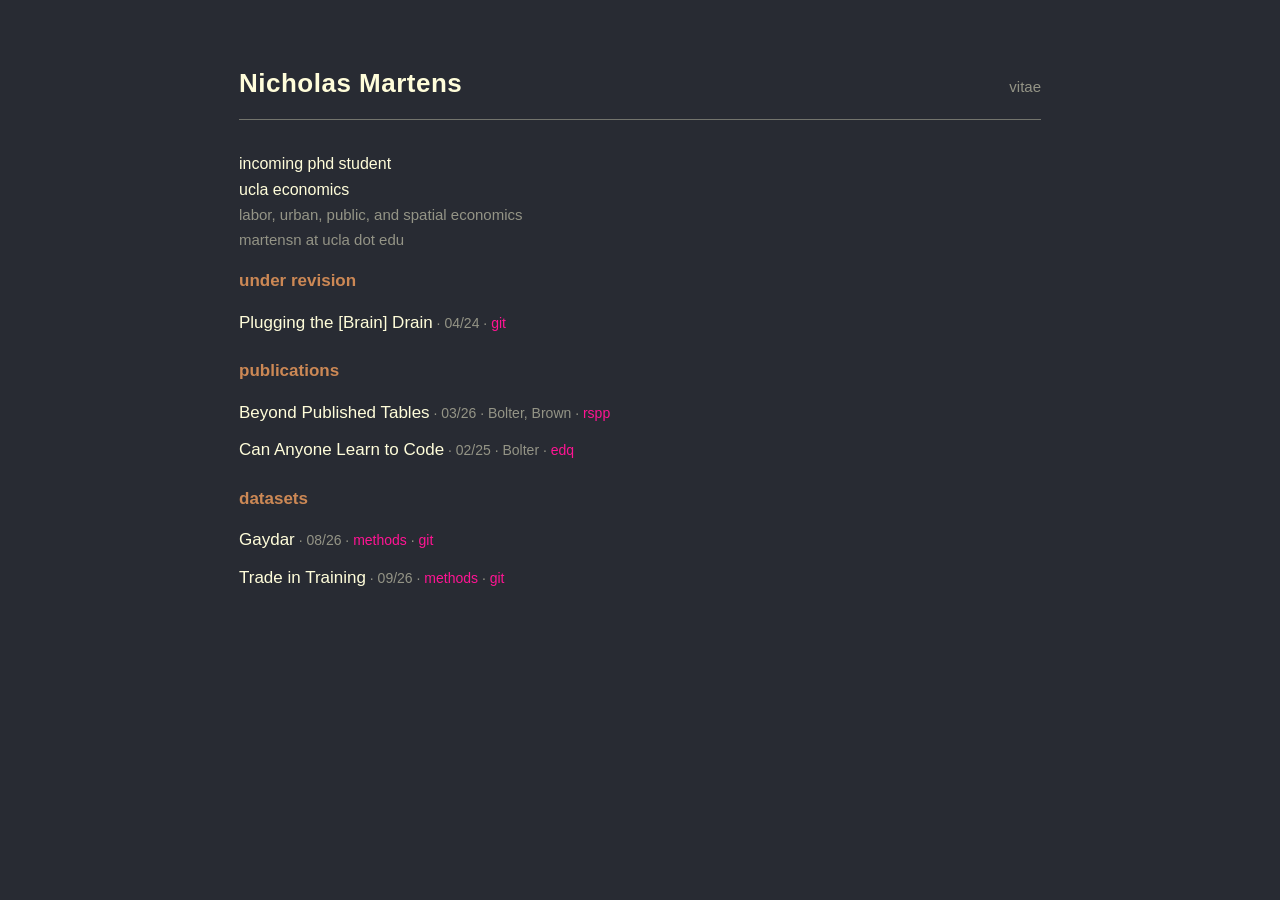
<file: index.html>
<!DOCTYPE html>
<html xmlns="http://www.w3.org/1999/xhtml" lang="en" xml:lang="en"><head>

<meta charset="utf-8">
<meta name="generator" content="quarto-1.9.38">

<meta name="viewport" content="width=device-width, initial-scale=1.0, user-scalable=yes">


<title>Nicholas Martens</title>
<style>
/* Default styles provided by pandoc.
** See https://pandoc.org/MANUAL.html#variables-for-html for config info.
*/
code{white-space: pre-wrap;}
span.smallcaps{font-variant: small-caps;}
div.columns{display: flex; gap: min(4vw, 1.5em);}
div.column{flex: auto; overflow-x: auto;}
div.hanging-indent{margin-left: 1.5em; text-indent: -1.5em;}
ul.task-list{list-style: none;}
ul.task-list li input[type="checkbox"] {
  width: 0.8em;
  margin: 0 0.8em 0.2em -1em; /* quarto-specific, see https://github.com/quarto-dev/quarto-cli/issues/4556 */ 
  vertical-align: middle;
}
.display.math{display: block; text-align: center; margin: 0.5rem auto;}
</style>


<script src="site_libs/clipboard/clipboard.min.js"></script>
<script src="site_libs/quarto-html/tabby.min.js"></script>
<script src="site_libs/quarto-html/popper.min.js"></script>
<script src="site_libs/quarto-html/tippy.umd.min.js"></script>
<script src="site_libs/quarto-html/anchor.min.js"></script>
<link href="site_libs/quarto-html/tippy.css" rel="stylesheet">
<link href="site_libs/quarto-html/light-border.css" rel="stylesheet">
<link href="site_libs/quarto-html/quarto-syntax-highlighting-f8b45d2e6062d3f0773618a8522056e4.css" rel="stylesheet" id="quarto-text-highlighting-styles">


<link rel="stylesheet" href="styles.css">
</head>

<body>





<div class="header-row">
<a class="site-name" href="index.html">Nicholas Martens</a>
<nav class="top-nav">
<a href="cv.html">vitae</a> <!-- TODO: add more links as you get them, e.g.:
    <a href="https://scholar.google.com/citations?user=YOUR_ID">gscholar</a>
    <a href="https://x.com/yourhandle">x</a>
    -->
</nav>
</div>
<hr class="header-rule">
<p class="status-line">
incoming phd student
</p>
<p class="status-line">
ucla economics
</p>
<p class="fields-line">
labor, urban, public, and spatial economics
</p>
<p class="fields-line">
martensn at ucla dot edu
</p>
<section>
<p class="section-label">
under revision
</p>
<div class="paper-row">
<a class="paper-title" href="files/paper.pdf">Plugging the [Brain] Drain</a><span class="meta"> · <span class="date">04/24</span></span><span class="meta"> · <a class="accent-link" href="https://github.com/martensn/brain_drain">git</a></span>
</div>
</section>
<section>
<p class="section-label">
publications
</p>
<div class="paper-row">
<a class="paper-title" href="https://doi.org/10.1016/j.rspp.2026.100361">Beyond Published Tables</a><span class="meta"> · <span class="date">03/26</span></span><span class="meta"> · <a href="https://kathleenbolter.com">Bolter</a>, <a href="https://sites.google.com/view/zachthebrown/home">Brown</a></span><span class="meta"> · <a class="accent-link" href="https://doi.org/10.1016/j.rspp.2026.100361">rspp</a></span>
</div>
<div class="paper-row">
<a class="paper-title" href="https://doi.org/10.1177/08912424241276845">Can Anyone Learn to Code</a><span class="meta"> · <span class="date">02/25</span></span><span class="meta"> · <a href="https://kathleenbolter.com">Bolter</a></span><span class="meta"> · <a class="accent-link" href="https://doi.org/10.1177/08912424241276845">edq</a></span>
</div>
</section>
<section>
<p class="section-label">
datasets
</p>
<div class="paper-row">
<a class="paper-title" href="https://martensn.shinyapps.io/gaydar/" target="_blank" rel="noopener">Gaydar</a><span class="meta"> · <span class="date">08/26</span></span><span class="meta"> · <a class="accent-link" href="https://martensn.shinyapps.io/gaydar/methods.html" target="_blank" rel="noopener">methods</a></span><span class="meta"> · <a class="accent-link" href="https://github.com/martensn/gaydar/tree/main">git</a></span>
</div>
<div class="paper-row">
<a class="paper-title" href="https://martensn.shinyapps.io/college_geography/" target="_blank" rel="noopener">Trade in Training</a><span class="meta"> · <span class="date">09/26</span></span><span class="meta"> · <a class="accent-link" href="https://martensn.shinyapps.io/college_geography/methods.html" target="_blank" rel="noopener">methods</a></span><span class="meta"> · <a class="accent-link" href="https://github.com/martensn/college_geography">git</a></span>
</div>
</section>
<!--
TODO:
- Titles here are abridged to the part before the colon/question mark to
  keep each row on one line. The full titles are spelled out on the vitae
  page.
- To add a new paper, duplicate a paper-row line inside the relevant
  section (or add a new <div class="section"> block for a new category).
-->


<script id="quarto-html-after-body" type="application/javascript">
  window.document.addEventListener("DOMContentLoaded", function (event) {
    const tabsets =  window.document.querySelectorAll(".panel-tabset-tabby")
    tabsets.forEach(function(tabset) {
      const tabby = new Tabby('#' + tabset.id);
    });
    const icon = "";
    const anchorJS = new window.AnchorJS();
    anchorJS.options = {
      placement: 'right',
      icon: icon
    };
    anchorJS.add('.anchored');
    const isCodeAnnotation = (el) => {
      for (const clz of el.classList) {
        if (clz.startsWith('code-annotation-')) {                     
          return true;
        }
      }
      return false;
    }
    const onCopySuccess = function(e) {
      // button target
      const button = e.trigger;
      // don't keep focus
      button.blur();
      // flash "checked"
      button.classList.add('code-copy-button-checked');
      var currentTitle = button.getAttribute("title");
      button.setAttribute("title", "Copied!");
      let tooltip;
      if (window.bootstrap) {
        button.setAttribute("data-bs-toggle", "tooltip");
        button.setAttribute("data-bs-placement", "left");
        button.setAttribute("data-bs-title", "Copied!");
        tooltip = new bootstrap.Tooltip(button, 
          { trigger: "manual", 
            customClass: "code-copy-button-tooltip",
            offset: [0, -8]});
        tooltip.show();    
      }
      setTimeout(function() {
        if (tooltip) {
          tooltip.hide();
          button.removeAttribute("data-bs-title");
          button.removeAttribute("data-bs-toggle");
          button.removeAttribute("data-bs-placement");
        }
        button.setAttribute("title", currentTitle);
        button.classList.remove('code-copy-button-checked');
      }, 1000);
      // clear code selection
      e.clearSelection();
    }
    const getTextToCopy = function(trigger) {
      const outerScaffold = trigger.parentElement.cloneNode(true);
      const codeEl = outerScaffold.querySelector('code');
      for (const childEl of codeEl.children) {
        if (isCodeAnnotation(childEl)) {
          childEl.remove();
        }
      }
      return codeEl.innerText;
    }
    const clipboard = new window.ClipboardJS('.code-copy-button:not([data-in-quarto-modal])', {
      text: getTextToCopy
    });
    clipboard.on('success', onCopySuccess);
    if (window.document.getElementById('quarto-embedded-source-code-modal')) {
      const clipboardModal = new window.ClipboardJS('.code-copy-button[data-in-quarto-modal]', {
        text: getTextToCopy,
        container: window.document.getElementById('quarto-embedded-source-code-modal')
      });
      clipboardModal.on('success', onCopySuccess);
    }
      var localhostRegex = new RegExp(/^(?:http|https):\/\/localhost\:?[0-9]*\//);
      var mailtoRegex = new RegExp(/^mailto:/);
        var filterRegex = new RegExp("https:\/\/martensn\.github\.io\/");
      var isInternal = (href) => {
          return filterRegex.test(href) || localhostRegex.test(href) || mailtoRegex.test(href);
      }
      // Inspect non-navigation links and adorn them if external
     var links = window.document.querySelectorAll('a[href]:not(.nav-link):not(.navbar-brand):not(.toc-action):not(.sidebar-link):not(.sidebar-item-toggle):not(.pagination-link):not(.no-external):not([aria-hidden]):not(.dropdown-item):not(.quarto-navigation-tool):not(.about-link)');
      for (var i=0; i<links.length; i++) {
        const link = links[i];
        if (!isInternal(link.href)) {
          // undo the damage that might have been done by quarto-nav.js in the case of
          // links that we want to consider external
          if (link.dataset.originalHref !== undefined) {
            link.href = link.dataset.originalHref;
          }
        }
      }
    function tippyHover(el, contentFn, onTriggerFn, onUntriggerFn) {
      const config = {
        allowHTML: true,
        maxWidth: 500,
        delay: 100,
        arrow: false,
        appendTo: function(el) {
            return el.parentElement;
        },
        interactive: true,
        interactiveBorder: 10,
        theme: 'light-border',
        placement: 'bottom-start',
      };
      if (contentFn) {
        config.content = contentFn;
      }
      if (onTriggerFn) {
        config.onTrigger = onTriggerFn;
      }
      if (onUntriggerFn) {
        config.onUntrigger = onUntriggerFn;
      }
      window.tippy(el, config); 
    }
    const noterefs = window.document.querySelectorAll('a[role="doc-noteref"]');
    for (var i=0; i<noterefs.length; i++) {
      const ref = noterefs[i];
      tippyHover(ref, function() {
        // use id or data attribute instead here
        let href = ref.getAttribute('data-footnote-href') || ref.getAttribute('href');
        try { href = new URL(href).hash; } catch {}
        const id = href.replace(/^#\/?/, "");
        const note = window.document.getElementById(id);
        if (note) {
          return note.innerHTML;
        } else {
          return "";
        }
      });
    }
    const xrefs = window.document.querySelectorAll('a.quarto-xref');
    const processXRef = (id, note) => {
      // Strip column container classes
      const stripColumnClz = (el) => {
        el.classList.remove("page-full", "page-columns");
        if (el.children) {
          for (const child of el.children) {
            stripColumnClz(child);
          }
        }
      }
      stripColumnClz(note)
      if (id === null || id.startsWith('sec-')) {
        // Special case sections, only their first couple elements
        const container = document.createElement("div");
        if (note.children && note.children.length > 2) {
          container.appendChild(note.children[0].cloneNode(true));
          for (let i = 1; i < note.children.length; i++) {
            const child = note.children[i];
            if (child.tagName === "P" && child.innerText === "") {
              continue;
            } else {
              container.appendChild(child.cloneNode(true));
              break;
            }
          }
          if (window.Quarto?.typesetMath) {
            window.Quarto.typesetMath(container);
          }
          return container.innerHTML
        } else {
          if (window.Quarto?.typesetMath) {
            window.Quarto.typesetMath(note);
          }
          return note.innerHTML;
        }
      } else {
        // Remove any anchor links if they are present
        const anchorLink = note.querySelector('a.anchorjs-link');
        if (anchorLink) {
          anchorLink.remove();
        }
        if (window.Quarto?.typesetMath) {
          window.Quarto.typesetMath(note);
        }
        if (note.classList.contains("callout")) {
          return note.outerHTML;
        } else {
          return note.innerHTML;
        }
      }
    }
    for (var i=0; i<xrefs.length; i++) {
      const xref = xrefs[i];
      tippyHover(xref, undefined, function(instance) {
        instance.disable();
        let url = xref.getAttribute('href');
        let hash = undefined; 
        if (url.startsWith('#')) {
          hash = url;
        } else {
          try { hash = new URL(url).hash; } catch {}
        }
        if (hash) {
          const id = hash.replace(/^#\/?/, "");
          const note = window.document.getElementById(id);
          if (note !== null) {
            try {
              const html = processXRef(id, note.cloneNode(true));
              instance.setContent(html);
            } finally {
              instance.enable();
              instance.show();
            }
          } else {
            // See if we can fetch this
            fetch(url.split('#')[0])
            .then(res => res.text())
            .then(html => {
              const parser = new DOMParser();
              const htmlDoc = parser.parseFromString(html, "text/html");
              const note = htmlDoc.getElementById(id);
              if (note !== null) {
                const html = processXRef(id, note);
                instance.setContent(html);
              } 
            }).finally(() => {
              instance.enable();
              instance.show();
            });
          }
        } else {
          // See if we can fetch a full url (with no hash to target)
          // This is a special case and we should probably do some content thinning / targeting
          fetch(url)
          .then(res => res.text())
          .then(html => {
            const parser = new DOMParser();
            const htmlDoc = parser.parseFromString(html, "text/html");
            const note = htmlDoc.querySelector('main.content');
            if (note !== null) {
              // This should only happen for chapter cross references
              // (since there is no id in the URL)
              // remove the first header
              if (note.children.length > 0 && note.children[0].tagName === "HEADER") {
                note.children[0].remove();
              }
              const html = processXRef(null, note);
              instance.setContent(html);
            } 
          }).finally(() => {
            instance.enable();
            instance.show();
          });
        }
      }, function(instance) {
      });
    }
        let selectedAnnoteEl;
        const selectorForAnnotation = ( cell, annotation) => {
          let cellAttr = 'data-code-cell="' + cell + '"';
          let lineAttr = 'data-code-annotation="' +  annotation + '"';
          const selector = 'span[' + cellAttr + '][' + lineAttr + ']';
          return selector;
        }
        const selectCodeLines = (annoteEl) => {
          const doc = window.document;
          const targetCell = annoteEl.getAttribute("data-target-cell");
          const targetAnnotation = annoteEl.getAttribute("data-target-annotation");
          const annoteSpan = window.document.querySelector(selectorForAnnotation(targetCell, targetAnnotation));
          const lines = annoteSpan.getAttribute("data-code-lines").split(",");
          const lineIds = lines.map((line) => {
            return targetCell + "-" + line;
          })
          let top = null;
          let height = null;
          let parent = null;
          if (lineIds.length > 0) {
              //compute the position of the single el (top and bottom and make a div)
              const el = window.document.getElementById(lineIds[0]);
              top = el.offsetTop;
              height = el.offsetHeight;
              parent = el.parentElement.parentElement;
            if (lineIds.length > 1) {
              const lastEl = window.document.getElementById(lineIds[lineIds.length - 1]);
              const bottom = lastEl.offsetTop + lastEl.offsetHeight;
              height = bottom - top;
            }
            if (top !== null && height !== null && parent !== null) {
              // cook up a div (if necessary) and position it 
              let div = window.document.getElementById("code-annotation-line-highlight");
              if (div === null) {
                div = window.document.createElement("div");
                div.setAttribute("id", "code-annotation-line-highlight");
                div.style.position = 'absolute';
                parent.appendChild(div);
              }
              div.style.top = top - 2 + "px";
              div.style.height = height + 4 + "px";
              div.style.left = 0;
              let gutterDiv = window.document.getElementById("code-annotation-line-highlight-gutter");
              if (gutterDiv === null) {
                gutterDiv = window.document.createElement("div");
                gutterDiv.setAttribute("id", "code-annotation-line-highlight-gutter");
                gutterDiv.style.position = 'absolute';
                const codeCell = window.document.getElementById(targetCell);
                const gutter = codeCell.querySelector('.code-annotation-gutter');
                gutter.appendChild(gutterDiv);
              }
              gutterDiv.style.top = top - 2 + "px";
              gutterDiv.style.height = height + 4 + "px";
            }
            selectedAnnoteEl = annoteEl;
          }
        };
        const unselectCodeLines = () => {
          const elementsIds = ["code-annotation-line-highlight", "code-annotation-line-highlight-gutter"];
          elementsIds.forEach((elId) => {
            const div = window.document.getElementById(elId);
            if (div) {
              div.remove();
            }
          });
          selectedAnnoteEl = undefined;
        };
          // Handle positioning of the toggle
      window.addEventListener(
        "resize",
        throttle(() => {
          elRect = undefined;
          if (selectedAnnoteEl) {
            selectCodeLines(selectedAnnoteEl);
          }
        }, 10)
      );
      function throttle(fn, ms) {
      let throttle = false;
      let timer;
        return (...args) => {
          if(!throttle) { // first call gets through
              fn.apply(this, args);
              throttle = true;
          } else { // all the others get throttled
              if(timer) clearTimeout(timer); // cancel #2
              timer = setTimeout(() => {
                fn.apply(this, args);
                timer = throttle = false;
              }, ms);
          }
        };
      }
        // Attach click handler to the DT
        const annoteDls = window.document.querySelectorAll('dt[data-target-cell]');
        for (const annoteDlNode of annoteDls) {
          annoteDlNode.addEventListener('click', (event) => {
            const clickedEl = event.target;
            if (clickedEl !== selectedAnnoteEl) {
              unselectCodeLines();
              const activeEl = window.document.querySelector('dt[data-target-cell].code-annotation-active');
              if (activeEl) {
                activeEl.classList.remove('code-annotation-active');
              }
              selectCodeLines(clickedEl);
              clickedEl.classList.add('code-annotation-active');
            } else {
              // Unselect the line
              unselectCodeLines();
              clickedEl.classList.remove('code-annotation-active');
            }
          });
        }
    const findCites = (el) => {
      const parentEl = el.parentElement;
      if (parentEl) {
        const cites = parentEl.dataset.cites;
        if (cites) {
          return {
            el,
            cites: cites.split(' ')
          };
        } else {
          return findCites(el.parentElement)
        }
      } else {
        return undefined;
      }
    };
    var bibliorefs = window.document.querySelectorAll('a[role="doc-biblioref"]');
    for (var i=0; i<bibliorefs.length; i++) {
      const ref = bibliorefs[i];
      const citeInfo = findCites(ref);
      if (citeInfo) {
        tippyHover(citeInfo.el, function() {
          var popup = window.document.createElement('div');
          citeInfo.cites.forEach(function(cite) {
            var citeDiv = window.document.createElement('div');
            citeDiv.classList.add('hanging-indent');
            citeDiv.classList.add('csl-entry');
            var biblioDiv = window.document.getElementById('ref-' + cite);
            if (biblioDiv) {
              citeDiv.innerHTML = biblioDiv.innerHTML;
            }
            popup.appendChild(citeDiv);
          });
          return popup.innerHTML;
        });
      }
    }
  });
  </script>




</body></html>
</file>
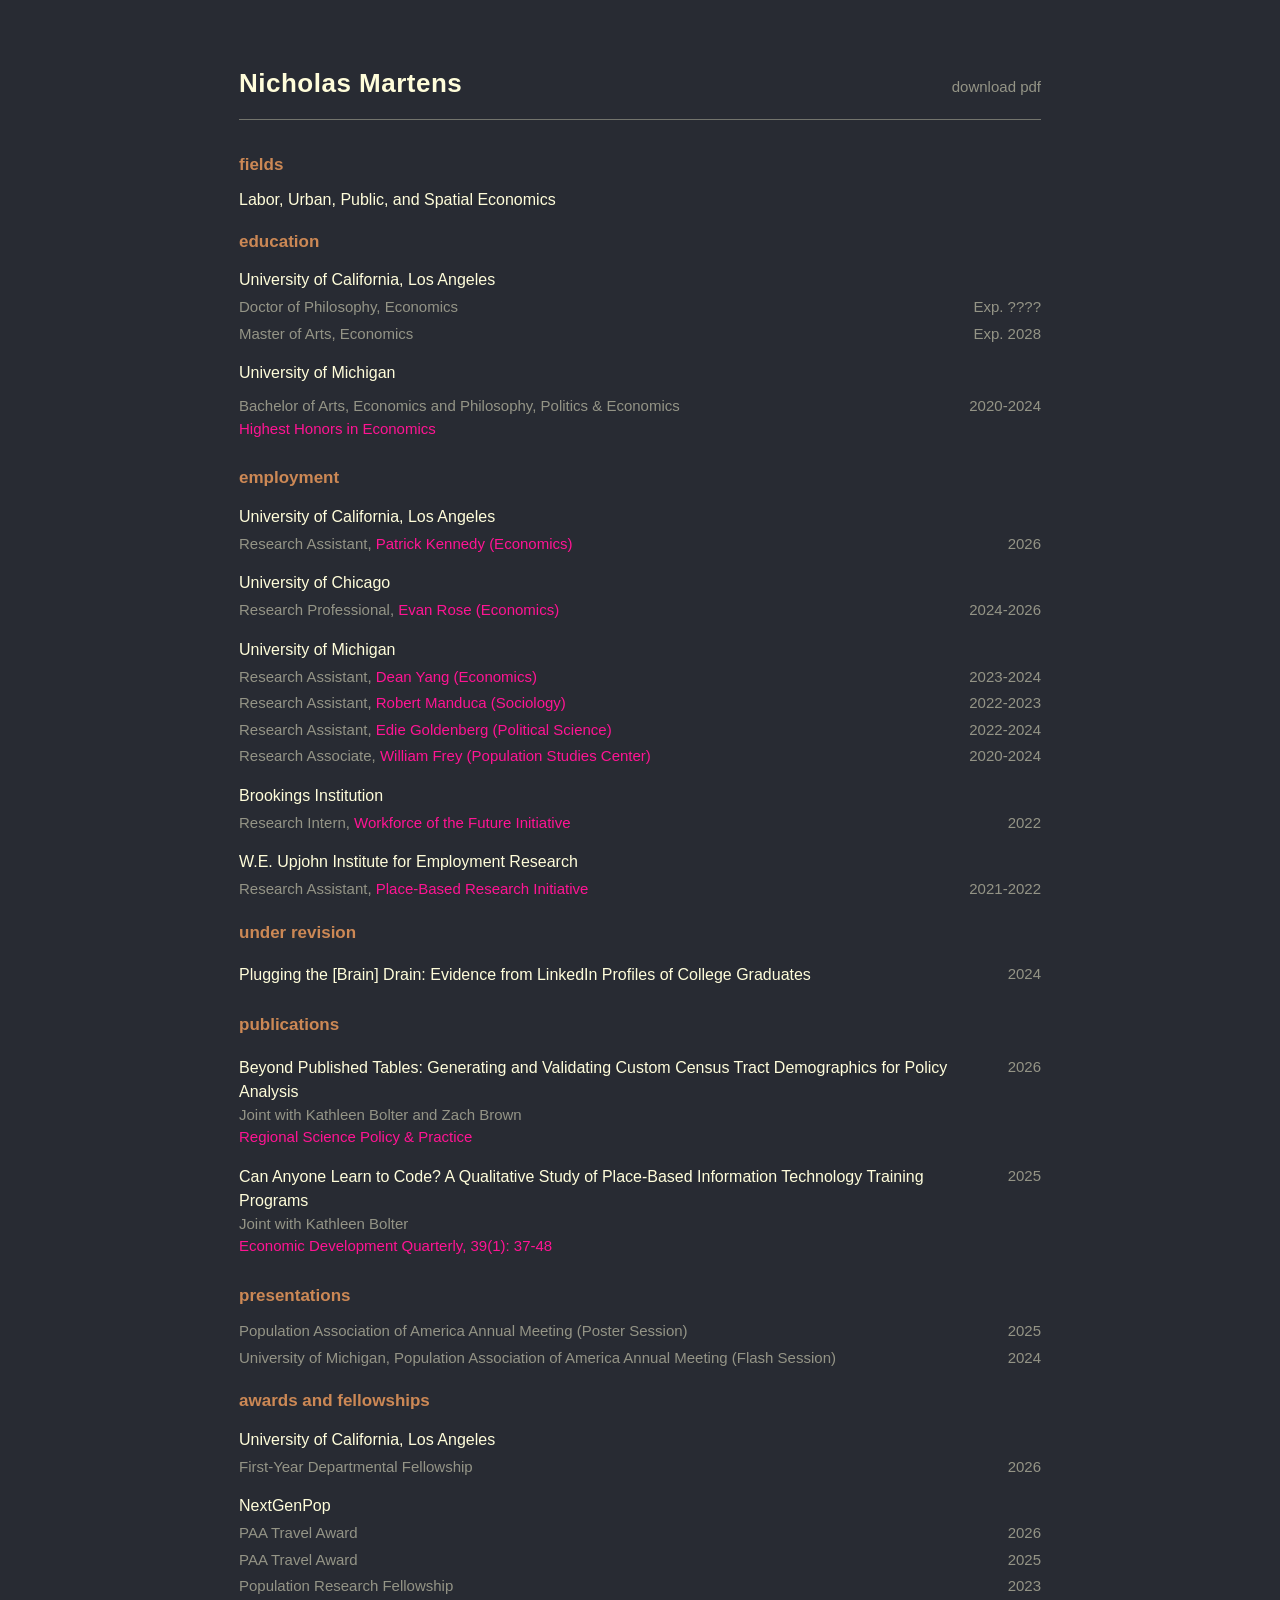
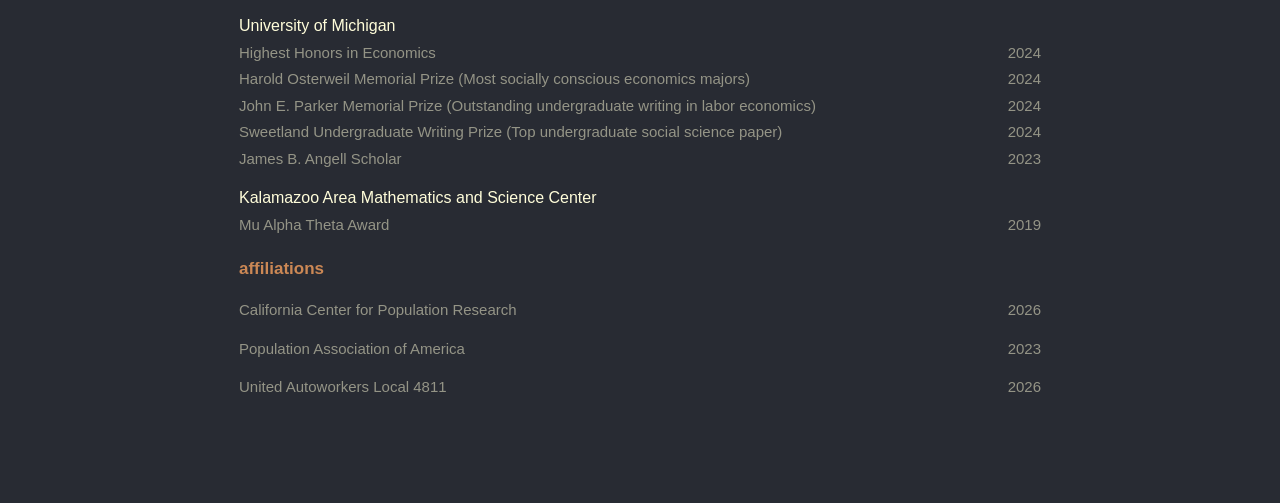
<file: cv.html>
<!DOCTYPE html>
<html xmlns="http://www.w3.org/1999/xhtml" lang="en" xml:lang="en"><head>

<meta charset="utf-8">
<meta name="generator" content="quarto-1.9.38">

<meta name="viewport" content="width=device-width, initial-scale=1.0, user-scalable=yes">


<title>cv – Nicholas Martens</title>
<style>
/* Default styles provided by pandoc.
** See https://pandoc.org/MANUAL.html#variables-for-html for config info.
*/
code{white-space: pre-wrap;}
span.smallcaps{font-variant: small-caps;}
div.columns{display: flex; gap: min(4vw, 1.5em);}
div.column{flex: auto; overflow-x: auto;}
div.hanging-indent{margin-left: 1.5em; text-indent: -1.5em;}
ul.task-list{list-style: none;}
ul.task-list li input[type="checkbox"] {
  width: 0.8em;
  margin: 0 0.8em 0.2em -1em; /* quarto-specific, see https://github.com/quarto-dev/quarto-cli/issues/4556 */ 
  vertical-align: middle;
}
.display.math{display: block; text-align: center; margin: 0.5rem auto;}
</style>


<script src="site_libs/clipboard/clipboard.min.js"></script>
<script src="site_libs/quarto-html/tabby.min.js"></script>
<script src="site_libs/quarto-html/popper.min.js"></script>
<script src="site_libs/quarto-html/tippy.umd.min.js"></script>
<script src="site_libs/quarto-html/anchor.min.js"></script>
<link href="site_libs/quarto-html/tippy.css" rel="stylesheet">
<link href="site_libs/quarto-html/light-border.css" rel="stylesheet">
<link href="site_libs/quarto-html/quarto-syntax-highlighting-f8b45d2e6062d3f0773618a8522056e4.css" rel="stylesheet" id="quarto-text-highlighting-styles">


<link rel="stylesheet" href="styles.css">
</head>

<body>





<div class="header-row">
<a class="site-name" href="index.html">Nicholas Martens</a>
<nav class="top-nav">
<a href="files/Resume.pdf">download pdf</a>
</nav>
</div>
<hr class="header-rule">
<section>
<p class="section-label">
fields
</p>
<p class="status-line">
Labor, Urban, Public, and Spatial Economics
</p>
</section>
<section>
<p class="section-label">
education
</p>
<p class="group-header">
University of California, Los Angeles
</p>
<div class="entry-row compact">
<div class="entry-left">
<span class="entry-subtitle">Doctor of Philosophy, Economics</span>
</div>
<span class="entry-date">Exp. ????</span>
</div>
<div class="entry-row compact">
<div class="entry-left">
<span class="entry-subtitle">Master of Arts, Economics</span>
</div>
<span class="entry-date">Exp. 2028</span>
</div>
<p class="group-header">
University of Michigan
</p>
<div class="entry-row">
<div class="entry-left">
<span class="entry-subtitle">Bachelor of Arts, Economics and Philosophy, Politics &amp; Economics</span><span class="entry-subtitle accent-link">Highest Honors in Economics</span>
</div>
<span class="entry-date">2020-2024</span>
</div>
</section>
<section>
<p class="section-label">
employment
</p>
<p class="group-header">
University of California, Los Angeles
</p>
<div class="entry-row compact">
<div class="entry-left">
<span class="entry-subtitle">Research Assistant, <a class="accent-link" href="https://sites.google.com/view/patrick-kennedy/home">Patrick Kennedy (Economics)</a></span>
</div>
<span class="entry-date">2026</span>
</div>
<p class="group-header">
University of Chicago
</p>
<div class="entry-row compact">
<div class="entry-left">
<span class="entry-subtitle">Research Professional, <a class="accent-link" href="https://ekrose.github.io">Evan Rose (Economics)</a></span>
</div>
<span class="entry-date">2024-2026</span>
</div>
<p class="group-header">
University of Michigan
</p>
<div class="entry-row compact">
<div class="entry-left">
<span class="entry-subtitle">Research Assistant, <a class="accent-link" href="https://deanyang-econ.github.io/deanyang/">Dean Yang (Economics)</a></span>
</div>
<span class="entry-date">2023-2024</span>
</div>
<div class="entry-row compact">
<div class="entry-left">
<span class="entry-subtitle">Research Assistant, <a class="accent-link" href="https://robertmanduca.com">Robert Manduca (Sociology)</a></span>
</div>
<span class="entry-date">2022-2023</span>
</div>
<div class="entry-row compact">
<div class="entry-left">
<span class="entry-subtitle">Research Assistant, <a class="accent-link" href="https://fordschool.umich.edu/faculty/edie-goldenberg">Edie Goldenberg (Political Science)</a></span>
</div>
<span class="entry-date">2022-2024</span>
</div>
<div class="entry-row compact">
<div class="entry-left">
<span class="entry-subtitle">Research Associate, <a class="accent-link" href="https://ssdan.net">William Frey (Population Studies Center)</a></span>
</div>
<span class="entry-date">2020-2024</span>
</div>
<p class="group-header">
Brookings Institution
</p>
<div class="entry-row compact">
<div class="entry-left">
<span class="entry-subtitle">Research Intern, <a class="accent-link" href="https://www.brookings.edu/collection/workforce-of-the-future-initiative-2/">Workforce of the Future Initiative</a></span>
</div>
<span class="entry-date">2022</span>
</div>
<p class="group-header">
W.E. Upjohn Institute for Employment Research
</p>
<div class="entry-row compact">
<div class="entry-left">
<span class="entry-subtitle">Research Assistant, <a class="accent-link" href="https://www.upjohn.org/mri/policies-for-place">Place-Based Research Initiative</a></span>
</div>
<span class="entry-date">2021-2022</span>
</div>
</section>
<section>
<p class="section-label">
under revision
</p>
<div class="entry-row">
<div class="entry-left">
<a class="entry-title" href="files/paper.pdf">Plugging the [Brain] Drain: Evidence from LinkedIn Profiles of College Graduates</a>
</div>
<span class="entry-date">2024</span>
</div>
</section>
<section>
<p class="section-label">
publications
</p>
<div class="entry-row">
<div class="entry-left">
<a class="entry-title" href="https://doi.org/10.1016/j.rspp.2026.100361">Beyond Published Tables: Generating and Validating Custom Census Tract Demographics for Policy Analysis</a><span class="entry-subtitle">Joint with Kathleen Bolter and Zach Brown</span><span class="entry-subtitle accent-link">Regional Science Policy &amp; Practice</span>
</div>
<span class="entry-date">2026</span>
</div>
<div class="entry-row">
<div class="entry-left">
<a class="entry-title" href="https://doi.org/10.1177/08912424241276845">Can Anyone Learn to Code? A Qualitative Study of Place-Based Information Technology Training Programs</a><span class="entry-subtitle">Joint with Kathleen Bolter</span><span class="entry-subtitle accent-link">Economic Development Quarterly, 39(1): 37-48</span>
</div>
<span class="entry-date">2025</span>
</div>
</section>
<section>
<p class="section-label">
presentations
</p>
<div class="entry-row compact">
<div class="entry-left">
<span class="entry-subtitle">Population Association of America Annual Meeting (Poster Session)</span>
</div>
<span class="entry-date">2025</span>
</div>
<div class="entry-row compact">
<div class="entry-left">
<span class="entry-subtitle">University of Michigan, Population Association of America Annual Meeting (Flash Session)</span>
</div>
<span class="entry-date">2024</span>
</div>
</section>
<section>
<p class="section-label">
awards and fellowships
</p>
<p class="group-header">
University of California, Los Angeles
</p>
<div class="entry-row compact">
<div class="entry-left">
<span class="entry-subtitle">First-Year Departmental Fellowship</span>
</div>
<span class="entry-date">2026</span>
</div>
<p class="group-header">
NextGenPop
</p>
<div class="entry-row compact">
<div class="entry-left">
<span class="entry-subtitle">PAA Travel Award</span>
</div>
<span class="entry-date">2026</span>
</div>
<div class="entry-row compact">
<div class="entry-left">
<span class="entry-subtitle">PAA Travel Award</span>
</div>
<span class="entry-date">2025</span>
</div>
<div class="entry-row compact">
<div class="entry-left">
<span class="entry-subtitle">Population Research Fellowship</span>
</div>
<span class="entry-date">2023</span>
</div>
<p class="group-header">
University of Michigan
</p>
<div class="entry-row compact">
<div class="entry-left">
<span class="entry-subtitle">Highest Honors in Economics</span>
</div>
<span class="entry-date">2024</span>
</div>
<div class="entry-row compact">
<div class="entry-left">
<span class="entry-subtitle">Harold Osterweil Memorial Prize (Most socially conscious economics majors)</span>
</div>
<span class="entry-date">2024</span>
</div>
<div class="entry-row compact">
<div class="entry-left">
<span class="entry-subtitle">John E. Parker Memorial Prize (Outstanding undergraduate writing in labor economics)</span>
</div>
<span class="entry-date">2024</span>
</div>
<div class="entry-row compact">
<div class="entry-left">
<span class="entry-subtitle">Sweetland Undergraduate Writing Prize (Top undergraduate social science paper)</span>
</div>
<span class="entry-date">2024</span>
</div>
<div class="entry-row compact">
<div class="entry-left">
<span class="entry-subtitle">James B. Angell Scholar</span>
</div>
<span class="entry-date">2023</span>
</div>
<p class="group-header">
Kalamazoo Area Mathematics and Science Center
</p>
<div class="entry-row compact">
<div class="entry-left">
<span class="entry-subtitle">Mu Alpha Theta Award</span>
</div>
<span class="entry-date">2019</span>
</div>
</section>
<section>
<p class="section-label">
affiliations
</p>
<div class="entry-row">
<div class="entry-left">
<span class="entry-subtitle">California Center for Population Research</span>
</div>
<span class="entry-date">2026</span>
</div>
<div class="entry-row">
<div class="entry-left">
<span class="entry-subtitle">Population Association of America</span>
</div>
<span class="entry-date">2023</span>
</div>
<div class="entry-row">
<div class="entry-left">
<span class="entry-subtitle">United Autoworkers Local 4811</span>
</div>
<span class="entry-date">2026</span>
</div>
</section>


<script id="quarto-html-after-body" type="application/javascript">
  window.document.addEventListener("DOMContentLoaded", function (event) {
    const tabsets =  window.document.querySelectorAll(".panel-tabset-tabby")
    tabsets.forEach(function(tabset) {
      const tabby = new Tabby('#' + tabset.id);
    });
    const icon = "";
    const anchorJS = new window.AnchorJS();
    anchorJS.options = {
      placement: 'right',
      icon: icon
    };
    anchorJS.add('.anchored');
    const isCodeAnnotation = (el) => {
      for (const clz of el.classList) {
        if (clz.startsWith('code-annotation-')) {                     
          return true;
        }
      }
      return false;
    }
    const onCopySuccess = function(e) {
      // button target
      const button = e.trigger;
      // don't keep focus
      button.blur();
      // flash "checked"
      button.classList.add('code-copy-button-checked');
      var currentTitle = button.getAttribute("title");
      button.setAttribute("title", "Copied!");
      let tooltip;
      if (window.bootstrap) {
        button.setAttribute("data-bs-toggle", "tooltip");
        button.setAttribute("data-bs-placement", "left");
        button.setAttribute("data-bs-title", "Copied!");
        tooltip = new bootstrap.Tooltip(button, 
          { trigger: "manual", 
            customClass: "code-copy-button-tooltip",
            offset: [0, -8]});
        tooltip.show();    
      }
      setTimeout(function() {
        if (tooltip) {
          tooltip.hide();
          button.removeAttribute("data-bs-title");
          button.removeAttribute("data-bs-toggle");
          button.removeAttribute("data-bs-placement");
        }
        button.setAttribute("title", currentTitle);
        button.classList.remove('code-copy-button-checked');
      }, 1000);
      // clear code selection
      e.clearSelection();
    }
    const getTextToCopy = function(trigger) {
      const outerScaffold = trigger.parentElement.cloneNode(true);
      const codeEl = outerScaffold.querySelector('code');
      for (const childEl of codeEl.children) {
        if (isCodeAnnotation(childEl)) {
          childEl.remove();
        }
      }
      return codeEl.innerText;
    }
    const clipboard = new window.ClipboardJS('.code-copy-button:not([data-in-quarto-modal])', {
      text: getTextToCopy
    });
    clipboard.on('success', onCopySuccess);
    if (window.document.getElementById('quarto-embedded-source-code-modal')) {
      const clipboardModal = new window.ClipboardJS('.code-copy-button[data-in-quarto-modal]', {
        text: getTextToCopy,
        container: window.document.getElementById('quarto-embedded-source-code-modal')
      });
      clipboardModal.on('success', onCopySuccess);
    }
      var localhostRegex = new RegExp(/^(?:http|https):\/\/localhost\:?[0-9]*\//);
      var mailtoRegex = new RegExp(/^mailto:/);
        var filterRegex = new RegExp("https:\/\/martensn\.github\.io\/");
      var isInternal = (href) => {
          return filterRegex.test(href) || localhostRegex.test(href) || mailtoRegex.test(href);
      }
      // Inspect non-navigation links and adorn them if external
     var links = window.document.querySelectorAll('a[href]:not(.nav-link):not(.navbar-brand):not(.toc-action):not(.sidebar-link):not(.sidebar-item-toggle):not(.pagination-link):not(.no-external):not([aria-hidden]):not(.dropdown-item):not(.quarto-navigation-tool):not(.about-link)');
      for (var i=0; i<links.length; i++) {
        const link = links[i];
        if (!isInternal(link.href)) {
          // undo the damage that might have been done by quarto-nav.js in the case of
          // links that we want to consider external
          if (link.dataset.originalHref !== undefined) {
            link.href = link.dataset.originalHref;
          }
        }
      }
    function tippyHover(el, contentFn, onTriggerFn, onUntriggerFn) {
      const config = {
        allowHTML: true,
        maxWidth: 500,
        delay: 100,
        arrow: false,
        appendTo: function(el) {
            return el.parentElement;
        },
        interactive: true,
        interactiveBorder: 10,
        theme: 'light-border',
        placement: 'bottom-start',
      };
      if (contentFn) {
        config.content = contentFn;
      }
      if (onTriggerFn) {
        config.onTrigger = onTriggerFn;
      }
      if (onUntriggerFn) {
        config.onUntrigger = onUntriggerFn;
      }
      window.tippy(el, config); 
    }
    const noterefs = window.document.querySelectorAll('a[role="doc-noteref"]');
    for (var i=0; i<noterefs.length; i++) {
      const ref = noterefs[i];
      tippyHover(ref, function() {
        // use id or data attribute instead here
        let href = ref.getAttribute('data-footnote-href') || ref.getAttribute('href');
        try { href = new URL(href).hash; } catch {}
        const id = href.replace(/^#\/?/, "");
        const note = window.document.getElementById(id);
        if (note) {
          return note.innerHTML;
        } else {
          return "";
        }
      });
    }
    const xrefs = window.document.querySelectorAll('a.quarto-xref');
    const processXRef = (id, note) => {
      // Strip column container classes
      const stripColumnClz = (el) => {
        el.classList.remove("page-full", "page-columns");
        if (el.children) {
          for (const child of el.children) {
            stripColumnClz(child);
          }
        }
      }
      stripColumnClz(note)
      if (id === null || id.startsWith('sec-')) {
        // Special case sections, only their first couple elements
        const container = document.createElement("div");
        if (note.children && note.children.length > 2) {
          container.appendChild(note.children[0].cloneNode(true));
          for (let i = 1; i < note.children.length; i++) {
            const child = note.children[i];
            if (child.tagName === "P" && child.innerText === "") {
              continue;
            } else {
              container.appendChild(child.cloneNode(true));
              break;
            }
          }
          if (window.Quarto?.typesetMath) {
            window.Quarto.typesetMath(container);
          }
          return container.innerHTML
        } else {
          if (window.Quarto?.typesetMath) {
            window.Quarto.typesetMath(note);
          }
          return note.innerHTML;
        }
      } else {
        // Remove any anchor links if they are present
        const anchorLink = note.querySelector('a.anchorjs-link');
        if (anchorLink) {
          anchorLink.remove();
        }
        if (window.Quarto?.typesetMath) {
          window.Quarto.typesetMath(note);
        }
        if (note.classList.contains("callout")) {
          return note.outerHTML;
        } else {
          return note.innerHTML;
        }
      }
    }
    for (var i=0; i<xrefs.length; i++) {
      const xref = xrefs[i];
      tippyHover(xref, undefined, function(instance) {
        instance.disable();
        let url = xref.getAttribute('href');
        let hash = undefined; 
        if (url.startsWith('#')) {
          hash = url;
        } else {
          try { hash = new URL(url).hash; } catch {}
        }
        if (hash) {
          const id = hash.replace(/^#\/?/, "");
          const note = window.document.getElementById(id);
          if (note !== null) {
            try {
              const html = processXRef(id, note.cloneNode(true));
              instance.setContent(html);
            } finally {
              instance.enable();
              instance.show();
            }
          } else {
            // See if we can fetch this
            fetch(url.split('#')[0])
            .then(res => res.text())
            .then(html => {
              const parser = new DOMParser();
              const htmlDoc = parser.parseFromString(html, "text/html");
              const note = htmlDoc.getElementById(id);
              if (note !== null) {
                const html = processXRef(id, note);
                instance.setContent(html);
              } 
            }).finally(() => {
              instance.enable();
              instance.show();
            });
          }
        } else {
          // See if we can fetch a full url (with no hash to target)
          // This is a special case and we should probably do some content thinning / targeting
          fetch(url)
          .then(res => res.text())
          .then(html => {
            const parser = new DOMParser();
            const htmlDoc = parser.parseFromString(html, "text/html");
            const note = htmlDoc.querySelector('main.content');
            if (note !== null) {
              // This should only happen for chapter cross references
              // (since there is no id in the URL)
              // remove the first header
              if (note.children.length > 0 && note.children[0].tagName === "HEADER") {
                note.children[0].remove();
              }
              const html = processXRef(null, note);
              instance.setContent(html);
            } 
          }).finally(() => {
            instance.enable();
            instance.show();
          });
        }
      }, function(instance) {
      });
    }
        let selectedAnnoteEl;
        const selectorForAnnotation = ( cell, annotation) => {
          let cellAttr = 'data-code-cell="' + cell + '"';
          let lineAttr = 'data-code-annotation="' +  annotation + '"';
          const selector = 'span[' + cellAttr + '][' + lineAttr + ']';
          return selector;
        }
        const selectCodeLines = (annoteEl) => {
          const doc = window.document;
          const targetCell = annoteEl.getAttribute("data-target-cell");
          const targetAnnotation = annoteEl.getAttribute("data-target-annotation");
          const annoteSpan = window.document.querySelector(selectorForAnnotation(targetCell, targetAnnotation));
          const lines = annoteSpan.getAttribute("data-code-lines").split(",");
          const lineIds = lines.map((line) => {
            return targetCell + "-" + line;
          })
          let top = null;
          let height = null;
          let parent = null;
          if (lineIds.length > 0) {
              //compute the position of the single el (top and bottom and make a div)
              const el = window.document.getElementById(lineIds[0]);
              top = el.offsetTop;
              height = el.offsetHeight;
              parent = el.parentElement.parentElement;
            if (lineIds.length > 1) {
              const lastEl = window.document.getElementById(lineIds[lineIds.length - 1]);
              const bottom = lastEl.offsetTop + lastEl.offsetHeight;
              height = bottom - top;
            }
            if (top !== null && height !== null && parent !== null) {
              // cook up a div (if necessary) and position it 
              let div = window.document.getElementById("code-annotation-line-highlight");
              if (div === null) {
                div = window.document.createElement("div");
                div.setAttribute("id", "code-annotation-line-highlight");
                div.style.position = 'absolute';
                parent.appendChild(div);
              }
              div.style.top = top - 2 + "px";
              div.style.height = height + 4 + "px";
              div.style.left = 0;
              let gutterDiv = window.document.getElementById("code-annotation-line-highlight-gutter");
              if (gutterDiv === null) {
                gutterDiv = window.document.createElement("div");
                gutterDiv.setAttribute("id", "code-annotation-line-highlight-gutter");
                gutterDiv.style.position = 'absolute';
                const codeCell = window.document.getElementById(targetCell);
                const gutter = codeCell.querySelector('.code-annotation-gutter');
                gutter.appendChild(gutterDiv);
              }
              gutterDiv.style.top = top - 2 + "px";
              gutterDiv.style.height = height + 4 + "px";
            }
            selectedAnnoteEl = annoteEl;
          }
        };
        const unselectCodeLines = () => {
          const elementsIds = ["code-annotation-line-highlight", "code-annotation-line-highlight-gutter"];
          elementsIds.forEach((elId) => {
            const div = window.document.getElementById(elId);
            if (div) {
              div.remove();
            }
          });
          selectedAnnoteEl = undefined;
        };
          // Handle positioning of the toggle
      window.addEventListener(
        "resize",
        throttle(() => {
          elRect = undefined;
          if (selectedAnnoteEl) {
            selectCodeLines(selectedAnnoteEl);
          }
        }, 10)
      );
      function throttle(fn, ms) {
      let throttle = false;
      let timer;
        return (...args) => {
          if(!throttle) { // first call gets through
              fn.apply(this, args);
              throttle = true;
          } else { // all the others get throttled
              if(timer) clearTimeout(timer); // cancel #2
              timer = setTimeout(() => {
                fn.apply(this, args);
                timer = throttle = false;
              }, ms);
          }
        };
      }
        // Attach click handler to the DT
        const annoteDls = window.document.querySelectorAll('dt[data-target-cell]');
        for (const annoteDlNode of annoteDls) {
          annoteDlNode.addEventListener('click', (event) => {
            const clickedEl = event.target;
            if (clickedEl !== selectedAnnoteEl) {
              unselectCodeLines();
              const activeEl = window.document.querySelector('dt[data-target-cell].code-annotation-active');
              if (activeEl) {
                activeEl.classList.remove('code-annotation-active');
              }
              selectCodeLines(clickedEl);
              clickedEl.classList.add('code-annotation-active');
            } else {
              // Unselect the line
              unselectCodeLines();
              clickedEl.classList.remove('code-annotation-active');
            }
          });
        }
    const findCites = (el) => {
      const parentEl = el.parentElement;
      if (parentEl) {
        const cites = parentEl.dataset.cites;
        if (cites) {
          return {
            el,
            cites: cites.split(' ')
          };
        } else {
          return findCites(el.parentElement)
        }
      } else {
        return undefined;
      }
    };
    var bibliorefs = window.document.querySelectorAll('a[role="doc-biblioref"]');
    for (var i=0; i<bibliorefs.length; i++) {
      const ref = bibliorefs[i];
      const citeInfo = findCites(ref);
      if (citeInfo) {
        tippyHover(citeInfo.el, function() {
          var popup = window.document.createElement('div');
          citeInfo.cites.forEach(function(cite) {
            var citeDiv = window.document.createElement('div');
            citeDiv.classList.add('hanging-indent');
            citeDiv.classList.add('csl-entry');
            var biblioDiv = window.document.getElementById('ref-' + cite);
            if (biblioDiv) {
              citeDiv.innerHTML = biblioDiv.innerHTML;
            }
            popup.appendChild(citeDiv);
          });
          return popup.innerHTML;
        });
      }
    }
  });
  </script>




</body></html>
</file>
<file: site_libs/quarto-html/tippy.css>
.tippy-box[data-animation=fade][data-state=hidden]{opacity:0}[data-tippy-root]{max-width:calc(100vw - 10px)}.tippy-box{position:relative;background-color:#333;color:#fff;border-radius:4px;font-size:14px;line-height:1.4;white-space:normal;outline:0;transition-property:transform,visibility,opacity}.tippy-box[data-placement^=top]>.tippy-arrow{bottom:0}.tippy-box[data-placement^=top]>.tippy-arrow:before{bottom:-7px;left:0;border-width:8px 8px 0;border-top-color:initial;transform-origin:center top}.tippy-box[data-placement^=bottom]>.tippy-arrow{top:0}.tippy-box[data-placement^=bottom]>.tippy-arrow:before{top:-7px;left:0;border-width:0 8px 8px;border-bottom-color:initial;transform-origin:center bottom}.tippy-box[data-placement^=left]>.tippy-arrow{right:0}.tippy-box[data-placement^=left]>.tippy-arrow:before{border-width:8px 0 8px 8px;border-left-color:initial;right:-7px;transform-origin:center left}.tippy-box[data-placement^=right]>.tippy-arrow{left:0}.tippy-box[data-placement^=right]>.tippy-arrow:before{left:-7px;border-width:8px 8px 8px 0;border-right-color:initial;transform-origin:center right}.tippy-box[data-inertia][data-state=visible]{transition-timing-function:cubic-bezier(.54,1.5,.38,1.11)}.tippy-arrow{width:16px;height:16px;color:#333}.tippy-arrow:before{content:"";position:absolute;border-color:transparent;border-style:solid}.tippy-content{position:relative;padding:5px 9px;z-index:1}
</file>
<file: site_libs/quarto-html/light-border.css>
.tippy-box[data-theme~=light-border]{background-color:#fff;background-clip:padding-box;border:1px solid rgba(0,8,16,.15);color:#333;box-shadow:0 4px 14px -2px rgba(0,8,16,.08)}.tippy-box[data-theme~=light-border]>.tippy-backdrop{background-color:#fff}.tippy-box[data-theme~=light-border]>.tippy-arrow:after,.tippy-box[data-theme~=light-border]>.tippy-svg-arrow:after{content:"";position:absolute;z-index:-1}.tippy-box[data-theme~=light-border]>.tippy-arrow:after{border-color:transparent;border-style:solid}.tippy-box[data-theme~=light-border][data-placement^=top]>.tippy-arrow:before{border-top-color:#fff}.tippy-box[data-theme~=light-border][data-placement^=top]>.tippy-arrow:after{border-top-color:rgba(0,8,16,.2);border-width:7px 7px 0;top:17px;left:1px}.tippy-box[data-theme~=light-border][data-placement^=top]>.tippy-svg-arrow>svg{top:16px}.tippy-box[data-theme~=light-border][data-placement^=top]>.tippy-svg-arrow:after{top:17px}.tippy-box[data-theme~=light-border][data-placement^=bottom]>.tippy-arrow:before{border-bottom-color:#fff;bottom:16px}.tippy-box[data-theme~=light-border][data-placement^=bottom]>.tippy-arrow:after{border-bottom-color:rgba(0,8,16,.2);border-width:0 7px 7px;bottom:17px;left:1px}.tippy-box[data-theme~=light-border][data-placement^=bottom]>.tippy-svg-arrow>svg{bottom:16px}.tippy-box[data-theme~=light-border][data-placement^=bottom]>.tippy-svg-arrow:after{bottom:17px}.tippy-box[data-theme~=light-border][data-placement^=left]>.tippy-arrow:before{border-left-color:#fff}.tippy-box[data-theme~=light-border][data-placement^=left]>.tippy-arrow:after{border-left-color:rgba(0,8,16,.2);border-width:7px 0 7px 7px;left:17px;top:1px}.tippy-box[data-theme~=light-border][data-placement^=left]>.tippy-svg-arrow>svg{left:11px}.tippy-box[data-theme~=light-border][data-placement^=left]>.tippy-svg-arrow:after{left:12px}.tippy-box[data-theme~=light-border][data-placement^=right]>.tippy-arrow:before{border-right-color:#fff;right:16px}.tippy-box[data-theme~=light-border][data-placement^=right]>.tippy-arrow:after{border-width:7px 7px 7px 0;right:17px;top:1px;border-right-color:rgba(0,8,16,.2)}.tippy-box[data-theme~=light-border][data-placement^=right]>.tippy-svg-arrow>svg{right:11px}.tippy-box[data-theme~=light-border][data-placement^=right]>.tippy-svg-arrow:after{right:12px}.tippy-box[data-theme~=light-border]>.tippy-svg-arrow{fill:#fff}.tippy-box[data-theme~=light-border]>.tippy-svg-arrow:after{background-image:url([data-uri]);background-size:16px 6px;width:16px;height:6px}
</file>
<file: site_libs/quarto-html/quarto-syntax-highlighting-f8b45d2e6062d3f0773618a8522056e4.css>
/* quarto syntax highlight colors */
:root {
  --quarto-hl-ot-color: #003B4F;
  --quarto-hl-at-color: #657422;
  --quarto-hl-ss-color: #20794D;
  --quarto-hl-an-color: #5E5E5E;
  --quarto-hl-fu-color: #4758AB;
  --quarto-hl-st-color: #20794D;
  --quarto-hl-cf-color: #003B4F;
  --quarto-hl-op-color: #5E5E5E;
  --quarto-hl-er-color: #AD0000;
  --quarto-hl-bn-color: #AD0000;
  --quarto-hl-al-color: #AD0000;
  --quarto-hl-va-color: #111111;
  --quarto-hl-bu-color: inherit;
  --quarto-hl-ex-color: inherit;
  --quarto-hl-pp-color: #AD0000;
  --quarto-hl-in-color: #5E5E5E;
  --quarto-hl-vs-color: #20794D;
  --quarto-hl-wa-color: #5E5E5E;
  --quarto-hl-do-color: #5E5E5E;
  --quarto-hl-im-color: #00769E;
  --quarto-hl-ch-color: #20794D;
  --quarto-hl-dt-color: #AD0000;
  --quarto-hl-fl-color: #AD0000;
  --quarto-hl-co-color: #5E5E5E;
  --quarto-hl-cv-color: #5E5E5E;
  --quarto-hl-cn-color: #8f5902;
  --quarto-hl-sc-color: #5E5E5E;
  --quarto-hl-dv-color: #AD0000;
  --quarto-hl-kw-color: #003B4F;
}

/* other quarto variables */
/* syntax highlight based on Pandoc's rules */
pre > code.sourceCode > span {
  color: #003B4F;
}

code.sourceCode > span {
  color: #003B4F;
}

div.sourceCode,
div.sourceCode pre.sourceCode {
  color: #003B4F;
}

/* Normal */
code span {
  color: #003B4F;
}

/* Alert */
code span.al {
  color: #AD0000;
  font-style: inherit;
}

/* Annotation */
code span.an {
  color: #5E5E5E;
  font-style: inherit;
}

/* Attribute */
code span.at {
  color: #657422;
  font-style: inherit;
}

/* BaseN */
code span.bn {
  color: #AD0000;
  font-style: inherit;
}

/* BuiltIn */
code span.bu {
  font-style: inherit;
}

/* ControlFlow */
code span.cf {
  color: #003B4F;
  font-weight: bold;
  font-style: inherit;
}

/* Char */
code span.ch {
  color: #20794D;
  font-style: inherit;
}

/* Constant */
code span.cn {
  color: #8f5902;
  font-style: inherit;
}

/* Comment */
code span.co {
  color: #5E5E5E;
  font-style: inherit;
}

/* CommentVar */
code span.cv {
  color: #5E5E5E;
  font-style: italic;
}

/* Documentation */
code span.do {
  color: #5E5E5E;
  font-style: italic;
}

/* DataType */
code span.dt {
  color: #AD0000;
  font-style: inherit;
}

/* DecVal */
code span.dv {
  color: #AD0000;
  font-style: inherit;
}

/* Error */
code span.er {
  color: #AD0000;
  font-style: inherit;
}

/* Extension */
code span.ex {
  font-style: inherit;
}

/* Float */
code span.fl {
  color: #AD0000;
  font-style: inherit;
}

/* Function */
code span.fu {
  color: #4758AB;
  font-style: inherit;
}

/* Import */
code span.im {
  color: #00769E;
  font-style: inherit;
}

/* Information */
code span.in {
  color: #5E5E5E;
  font-style: inherit;
}

/* Keyword */
code span.kw {
  color: #003B4F;
  font-weight: bold;
  font-style: inherit;
}

/* Operator */
code span.op {
  color: #5E5E5E;
  font-style: inherit;
}

/* Other */
code span.ot {
  color: #003B4F;
  font-style: inherit;
}

/* Preprocessor */
code span.pp {
  color: #AD0000;
  font-style: inherit;
}

/* SpecialChar */
code span.sc {
  color: #5E5E5E;
  font-style: inherit;
}

/* SpecialString */
code span.ss {
  color: #20794D;
  font-style: inherit;
}

/* String */
code span.st {
  color: #20794D;
  font-style: inherit;
}

/* Variable */
code span.va {
  color: #111111;
  font-style: inherit;
}

/* VerbatimString */
code span.vs {
  color: #20794D;
  font-style: inherit;
}

/* Warning */
code span.wa {
  color: #5E5E5E;
  font-style: italic;
}

.prevent-inlining {
  content: "</";
}

/*# sourceMappingURL=0333580a774c24d6d75155b224d0b47b.css.map */
</file>
<file: styles.css>
:root {
  --bg: #282b33;
  --text: #fffdda;
  --muted-50: rgba(255, 253, 218, 0.5);
  --muted-45: rgba(255, 253, 218, 0.45);
  --muted-35: rgba(255, 253, 218, 0.35);
  --accent-orange: #cc8855;
  --accent-pink: #ff1493;
}

* {
  box-sizing: border-box;
}

html, body {
  background-color: var(--bg);
  color: var(--text);
  font-family: "Helvetica Neue", Helvetica, Arial, sans-serif;
  font-weight: 300;
  margin: 0;
  padding: 0;
}

body {
  max-width: 850px;
  margin: 0 auto;
  padding: 64px 24px 96px;
  line-height: 1.5;
}

a {
  color: var(--text);
  text-decoration: none;
  transition: opacity 0.2s, color 0.2s;
}
a:hover {
  animation: scintillate 1.5s linear infinite;
}

@keyframes scintillate {
  0% { color: rgb(255, 107, 107); }
  15% { color: rgb(255, 217, 61); }
  30% { color: rgb(107, 203, 119); }
  45% { color: rgb(77, 150, 255); }
  60% { color: rgb(155, 89, 182); }
  75% { color: rgb(255, 20, 147); }
  90% { color: rgb(255, 140, 0); }
  100% { color: rgb(255, 107, 107); }
}

/* header */
.header-row {
  display: flex;
  justify-content: space-between;
  align-items: baseline;
  flex-wrap: wrap;
  gap: 12px;
}
.site-name {
  font-size: 26px;
  font-weight: 700;
  letter-spacing: 0.5px;
}
.top-nav {
  display: flex;
  gap: 20px;
  font-size: 15px;
  color: var(--muted-50);
}
.top-nav a {
  color: var(--muted-50);
}
.header-rule {
  border: none;
  border-top: 1px solid var(--muted-35);
  margin: 16px 0 32px;
}

/* status / intro lines */
.status-line {
  margin: 2px 0;
  font-size: 16px;
}
.fields-line {
  margin: 2px 0;
  font-size: 15px;
  color: var(--muted-50);
}

/* sections */
.section {
  margin-top: 36px;
}
.section-label {
  color: var(--accent-orange);
  font-weight: 700;
  font-size: 17px;
  margin-bottom: 10px;
}

/* paper rows (landing page) */
.paper-row {
  font-size: 17px;
  padding: 6px 0;
}
.paper-title {
  font-weight: 400;
  color: var(--text);
}
.paper-row .meta {
  color: var(--muted-50);
  font-size: 14px;
}
.paper-row .meta a {
  color: var(--muted-50);
}
.accent-link {
  color: var(--accent-pink) !important;
}

/* vitae entry rows */
.entry-row {
  display: flex;
  justify-content: space-between;
  align-items: flex-start;
  gap: 16px;
  padding: 8px 0;
}
.entry-row.compact {
  padding: 2px 0;
}
.entry-left {
  display: flex;
  flex-direction: column;
}
.entry-title {
  font-size: 16px;
  color: var(--text);
}
.entry-subtitle {
  font-size: 15px;
  color: var(--muted-50);
}
.entry-date {
  font-size: 15px;
  color: var(--muted-50);
  white-space: nowrap;
}
.group-header {
  font-size: 16px;
  color: var(--text);
  margin: 14px 0 2px;
}

@media (max-width: 600px) {
  body {
    padding: 40px 16px 64px;
  }
  .site-name {
    font-size: 20px;
  }
}
</file>
